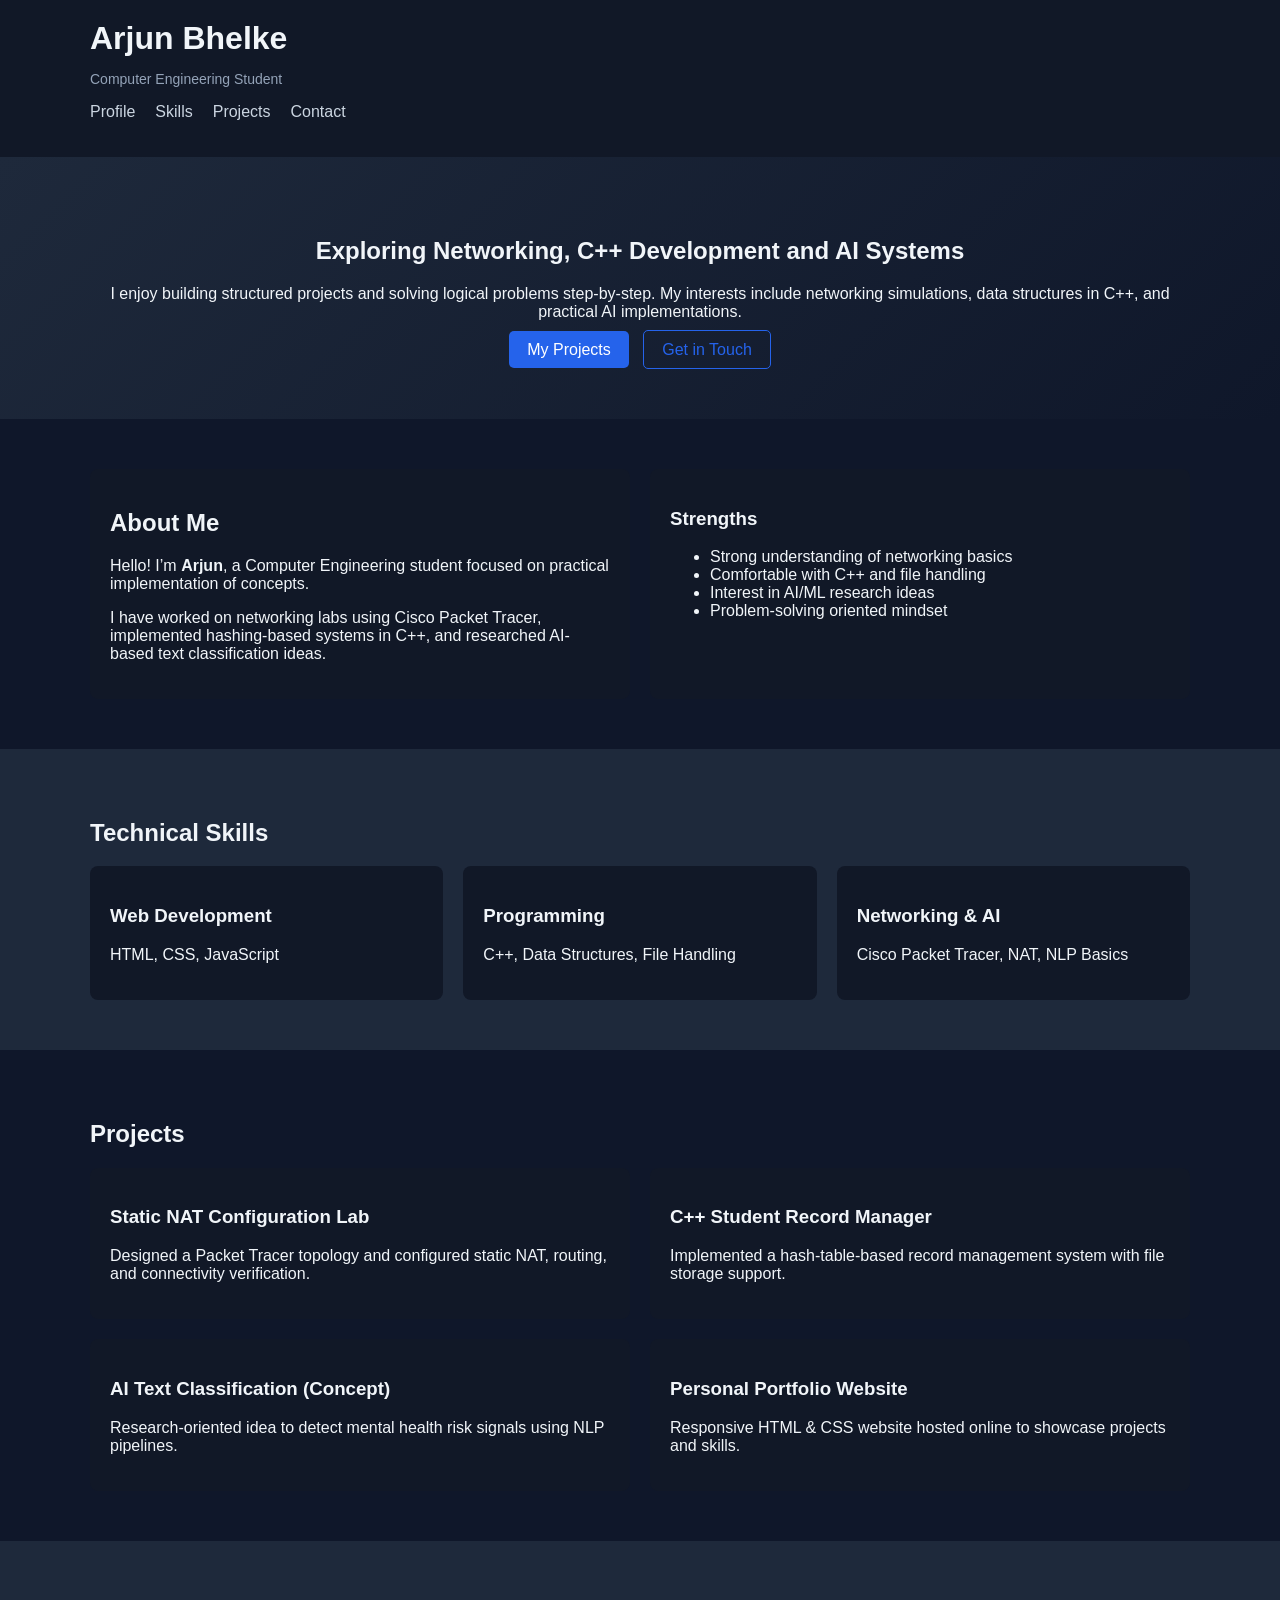
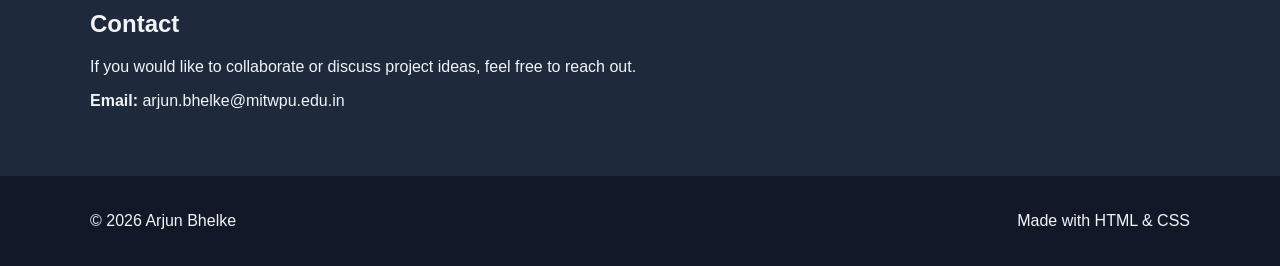
<file: index.html>
<!DOCTYPE html>
<html lang="en">
<head>
  <meta charset="UTF-8">
  <title>Arjun Bhelke | Portfolio</title>
  <meta name="viewport" content="width=device-width, initial-scale=1.0">
  <link rel="stylesheet" href="style.css">
</head>

<body>

  <header class="top-bar">
    <div class="wrapper">
      <div class="brand">
        <h1>Arjun Bhelke</h1>
        <p class="tagline">Computer Engineering Student</p>
      </div>

      <ul class="menu">
        <li><a href="#profile">Profile</a></li>
        <li><a href="#abilities">Skills</a></li>
        <li><a href="#work">Projects</a></li>
        <li><a href="#reach">Contact</a></li>
      </ul>
    </div>
  </header>

  <section class="intro">
    <div class="wrapper">
      <h2>Exploring Networking, C++ Development and AI Systems</h2>
      <p>
        I enjoy building structured projects and solving logical problems step-by-step.
        My interests include networking simulations, data structures in C++,
        and practical AI implementations.
      </p>

      <div class="buttons">
        <a href="#work" class="btn-main">My Projects</a>
        <a href="#reach" class="btn-outline">Get in Touch</a>
      </div>
    </div>
  </section>

  <section id="profile" class="section">
    <div class="wrapper two-col">
      <div class="box">
        <h2>About Me</h2>
        <p>
          Hello! I’m <strong>Arjun</strong>, a Computer Engineering student
          focused on practical implementation of concepts.
        </p>
        <p>
          I have worked on networking labs using Cisco Packet Tracer,
          implemented hashing-based systems in C++,
          and researched AI-based text classification ideas.
        </p>
      </div>

      <div class="box">
        <h3>Strengths</h3>
        <ul>
          <li>Strong understanding of networking basics</li>
          <li>Comfortable with C++ and file handling</li>
          <li>Interest in AI/ML research ideas</li>
          <li>Problem-solving oriented mindset</li>
        </ul>
      </div>
    </div>
  </section>

  <section id="abilities" class="section light">
    <div class="wrapper">
      <h2>Technical Skills</h2>

      <div class="three-col">
        <div class="box">
          <h3>Web Development</h3>
          <p>HTML, CSS, JavaScript</p>
        </div>

        <div class="box">
          <h3>Programming</h3>
          <p>C++, Data Structures, File Handling</p>
        </div>

        <div class="box">
          <h3>Networking & AI</h3>
          <p>Cisco Packet Tracer, NAT, NLP Basics</p>
        </div>
      </div>
    </div>
  </section>

  <section id="work" class="section">
    <div class="wrapper">
      <h2>Projects</h2>

      <div class="two-col">
        <div class="box">
          <h3>Static NAT Configuration Lab</h3>
          <p>
            Designed a Packet Tracer topology and configured static NAT,
            routing, and connectivity verification.
          </p>
        </div>

        <div class="box">
          <h3>C++ Student Record Manager</h3>
          <p>
            Implemented a hash-table-based record management system
            with file storage support.
          </p>
        </div>

        <div class="box">
          <h3>AI Text Classification (Concept)</h3>
          <p>
            Research-oriented idea to detect mental health risk
            signals using NLP pipelines.
          </p>
        </div>

        <div class="box">
          <h3>Personal Portfolio Website</h3>
          <p>
            Responsive HTML & CSS website hosted online
            to showcase projects and skills.
          </p>
        </div>
      </div>
    </div>
  </section>

  <section id="reach" class="section light">
    <div class="wrapper">
      <h2>Contact</h2>
      <p>If you would like to collaborate or discuss project ideas, feel free to reach out.</p>

      <p><strong>Email:</strong> arjun.bhelke@mitwpu.edu.in</p>
    </div>
  </section>

  <footer>
    <div class="wrapper footer-content">
      <p>© 2026 Arjun Bhelke</p>
      <p>Made with HTML & CSS</p>
    </div>
  </footer>

</body>
</html>
</file>
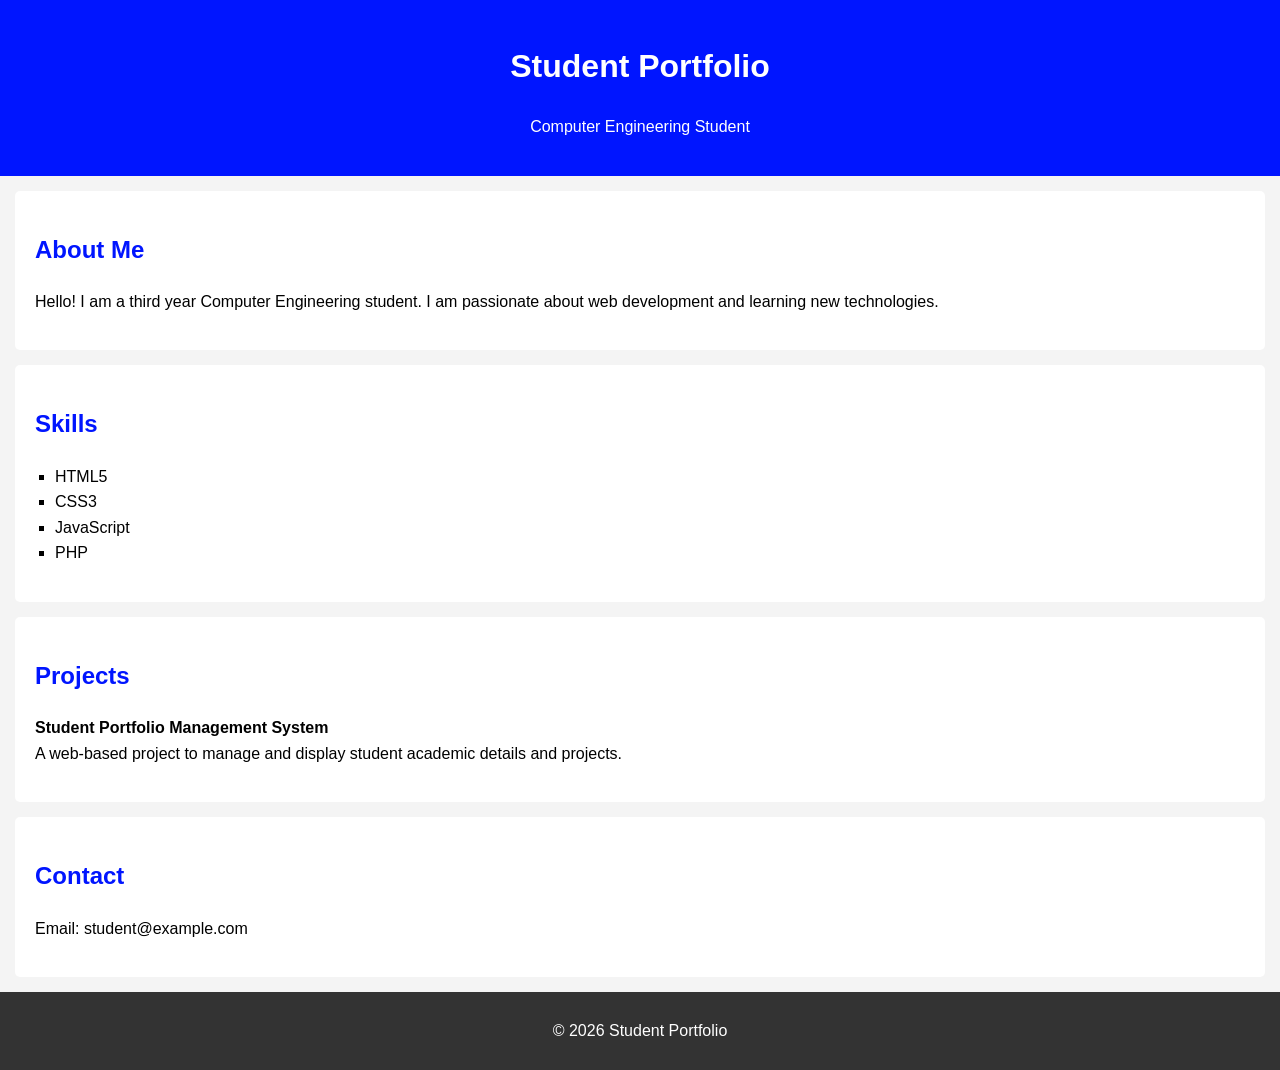
<file: HTML-CSS/index.html>
<!DOCTYPE html>
<html lang="en">
<head>
    <meta charset="UTF-8">
    <meta name="viewport" content="width=device-width, initial-scale=1.0">
    <title>Student Portfolio</title>
    <link rel="stylesheet" href="style.css">
</head>
<body>

<header>
    <h1>Student Portfolio</h1>
    <p>Computer Engineering Student</p>
</header>

<section class="about">
    <h2>About Me</h2>
    <p>
        Hello! I am a third year Computer Engineering student.
        I am passionate about web development and learning new technologies.
    </p>
</section>

<section class="skills">
    <h2>Skills</h2>
    <ul>
        <li>HTML5</li>
        <li>CSS3</li>
        <li>JavaScript</li>
        <li>PHP</li>
    </ul>
</section>

<section class="projects">
    <h2>Projects</h2>
    <p>
        <strong>Student Portfolio Management System</strong><br>
        A web-based project to manage and display student academic details and projects.
    </p>
</section>

<section class="contact">
    <h2>Contact</h2>
    <p>Email: student@example.com</p>
</section>

<footer>
    <p>© 2026 Student Portfolio</p>
</footer>

</body>
</html>
</file>
<file: style.css>
body {
  margin: 0;
  font-family: Arial, Helvetica, sans-serif;
  background-color: #0f172a;
  color: #f1f5f9;
}

.wrapper {
  width: 90%;
  max-width: 1100px;
  margin: auto;
}

.top-bar {
  background-color: #111827;
  padding: 20px 0;
}

.brand h1 {
  margin: 0;
}

.tagline {
  font-size: 14px;
  color: #94a3b8;
}

.menu {
  list-style: none;
  display: flex;
  gap: 20px;
  padding: 0;
}

.menu a {
  text-decoration: none;
  color: #cbd5e1;
}

.menu a:hover {
  color: #38bdf8;
}

.intro {
  padding: 60px 0;
  text-align: center;
  background: linear-gradient(135deg, #1e293b, #0f172a);
}

.buttons {
  margin-top: 20px;
}

.btn-main {
  background-color: #2563eb;
  color: white;
  padding: 10px 18px;
  text-decoration: none;
  border-radius: 5px;
  margin-right: 10px;
}

.btn-outline {
  border: 1px solid #2563eb;
  padding: 10px 18px;
  text-decoration: none;
  color: #2563eb;
  border-radius: 5px;
}

.section {
  padding: 50px 0;
}

.light {
  background-color: #1e293b;
}

.two-col {
  display: grid;
  grid-template-columns: 1fr 1fr;
  gap: 20px;
}

.three-col {
  display: grid;
  grid-template-columns: 1fr 1fr 1fr;
  gap: 20px;
}

.box {
  background-color: #111827;
  padding: 20px;
  border-radius: 8px;
}

footer {
  background-color: #111827;
  padding: 20px 0;
}

.footer-content {
  display: flex;
  justify-content: space-between;
  flex-wrap: wrap;
}

@media (max-width: 768px) {
  .two-col, .three-col {
    grid-template-columns: 1fr;
  }

  .menu {
    flex-direction: column;
    gap: 10px;
  }

  .footer-content {
    flex-direction: column;
    text-align: center;
  }
}
</file>
<file: HTML-CSS/style.css>
/* General Styling */
body {
    font-family: Arial, sans-serif;
    margin: 0;
    background-color: #f4f4f4;
    line-height: 1.6;
}

/* Header */
header {
    background-color: #0015ff;
    color: white;
    text-align: center;
    padding: 20px;
}

/* Sections */
section {
    background-color: white;
    margin: 15px;
    padding: 20px;
    border-radius: 5px;
}

/* Headings */
h2 {
    color: #0015ff;
}

/* Skills List */
ul {
    list-style-type: square;
    padding-left: 20px;
}

/* Footer */
footer {
    background-color: #333;
    color: white;
    text-align: center;
    padding: 10px;
}

/* Responsive Design */
@media (max-width: 600px) {
    section {
        margin: 10px;
        padding: 15px;
    }

    header h1 {
        font-size: 22px;
    }
}
</file>
